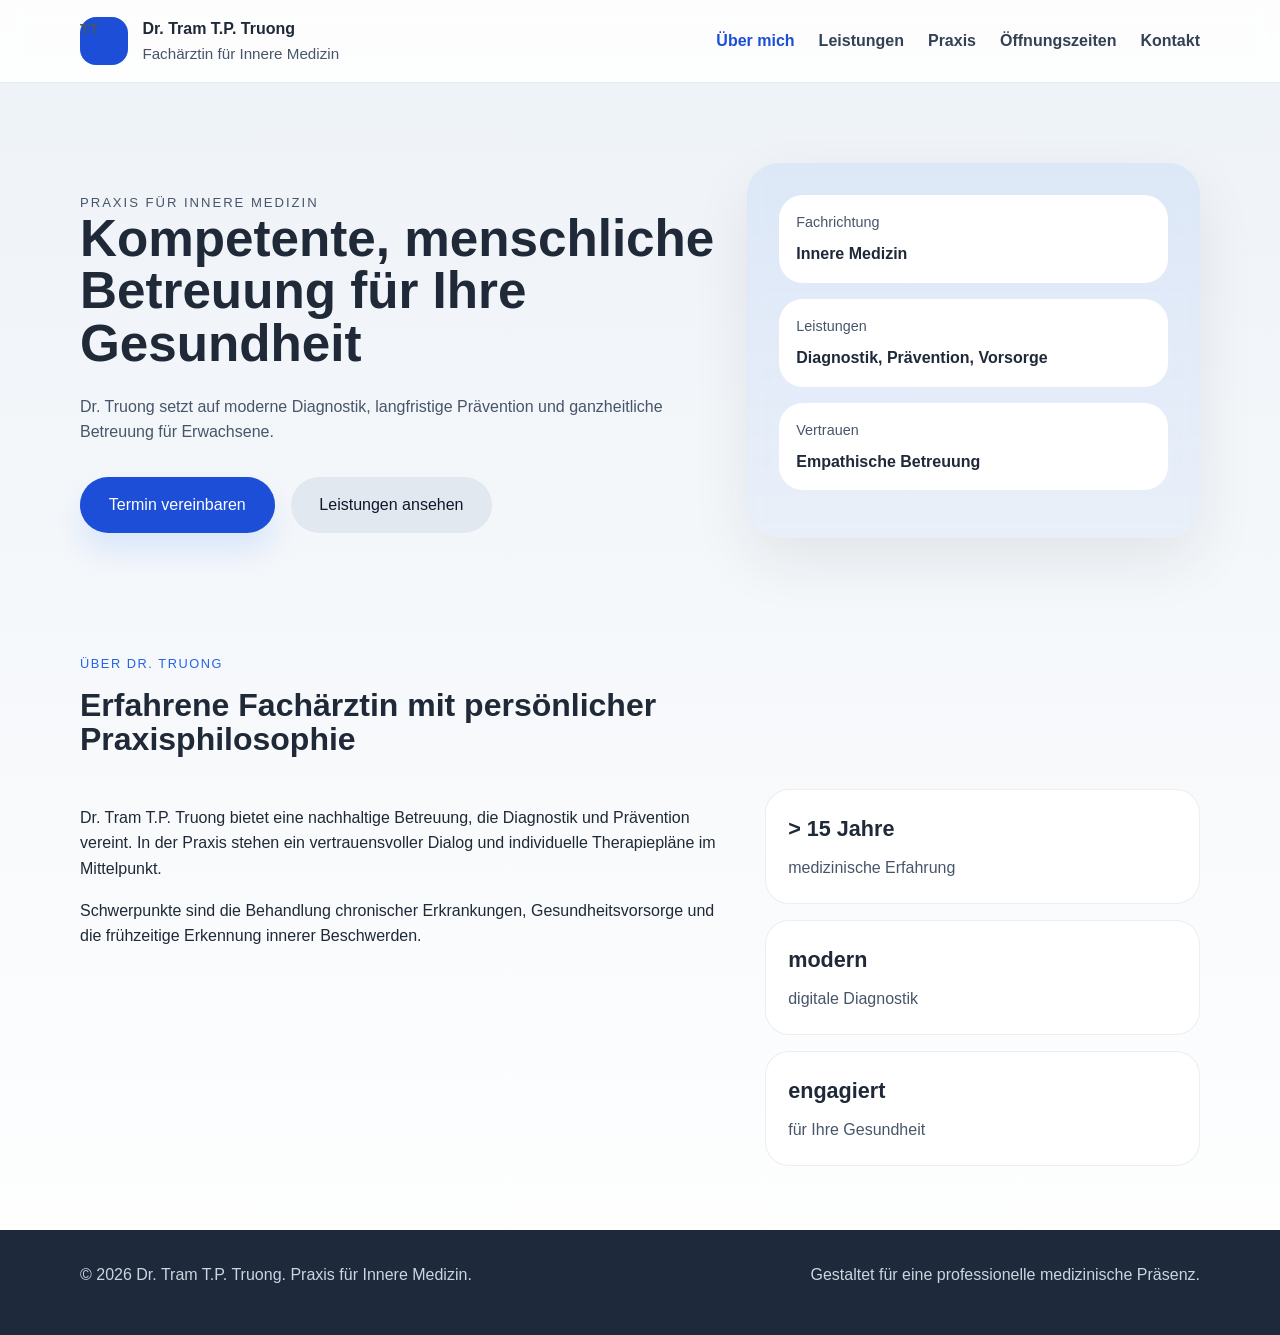
<file: index.html>
<!DOCTYPE html>
<html lang="de">
<head>
  <meta charset="UTF-8" />
  <meta name="viewport" content="width=device-width, initial-scale=1.0" />
  <title>Dr. Tram T.P. Truong | Fachärztin für Innere Medizin</title>
  <meta name="description" content="Fachärztin Dr. Tram T.P. Truong bietet innere Medizin, Prävention und individuelle Diagnostik. Vereinbaren Sie Ihren Termin in der freundlichen Praxis." />
  <link rel="stylesheet" href="style.css" />
</head>
<body>
  <header class="site-header">
    <div class="container header-inner">
      <a class="brand" href="#about" data-tab="about">
        <span class="brand-mark">TT</span>
        <div>
          <strong>Dr. Tram T.P. Truong</strong>
          <span>Fachärztin für Innere Medizin</span>
        </div>
      </a>
      <button class="nav-toggle" aria-label="Navigation öffnen">
        <span></span>
        <span></span>
        <span></span>
      </button>
      <nav class="main-nav" aria-label="Hauptnavigation">
        <a href="#about" data-tab="about" class="active">Über mich</a>
        <a href="#services" data-tab="services">Leistungen</a>
        <a href="#office" data-tab="office">Praxis</a>
        <a href="#oeffnungszeiten" data-tab="oeffnungszeiten">Öffnungszeiten</a>
        <a href="#contact" data-tab="contact">Kontakt</a>
      </nav>
    </div>
  </header>

  <main>
    <section id="home" class="hero-section">
      <div class="container hero-grid">
        <div class="hero-copy">
          <p class="eyebrow">Praxis für Innere Medizin</p>
          <h1>Kompetente, menschliche Betreuung für Ihre Gesundheit</h1>
          <p>Dr. Truong setzt auf moderne Diagnostik, langfristige Prävention und ganzheitliche Betreuung für Erwachsene.</p>
          <div class="hero-actions">
            <a class="button primary" href="#contact" data-tab="contact">Termin vereinbaren</a>
            <a class="button secondary" href="#services" data-tab="services">Leistungen ansehen</a>
          </div>
        </div>
        <div class="hero-card">
          <div class="hero-card__detail">
            <span>Fachrichtung</span>
            <strong>Innere Medizin</strong>
          </div>
          <div class="hero-card__detail">
            <span>Leistungen</span>
            <strong>Diagnostik, Prävention, Vorsorge</strong>
          </div>
          <div class="hero-card__detail">
            <span>Vertrauen</span>
            <strong>Empathische Betreuung</strong>
          </div>
        </div>
      </div>
    </section>

    <section id="about" class="section about-section tab-panel active">
      <div class="container">
        <div class="section-heading">
          <span>Über Dr. Truong</span>
          <h2>Erfahrene Fachärztin mit persönlicher Praxisphilosophie</h2>
        </div>
        <div class="about-grid">
          <div>
            <p>Dr. Tram T.P. Truong bietet eine nachhaltige Betreuung, die Diagnostik und Prävention vereint. In der Praxis stehen ein vertrauensvoller Dialog und individuelle Therapiepläne im Mittelpunkt.</p>
            <p>Schwerpunkte sind die Behandlung chronischer Erkrankungen, Gesundheitsvorsorge und die frühzeitige Erkennung innerer Beschwerden.</p>
          </div>
          <div class="about-highlights">
            <div>
              <strong>> 15 Jahre</strong>
              <span>medizinische Erfahrung</span>
            </div>
            <div>
              <strong>modern</strong>
              <span>digitale Diagnostik</span>
            </div>
            <div>
              <strong>engagiert</strong>
              <span>für Ihre Gesundheit</span>
            </div>
          </div>
        </div>
      </div>
    </section>

    <section id="services" class="section services-section tab-panel">
      <div class="container">
        <div class="section-heading">
          <span>Leistungen</span>
          <h2>Moderne Medizin für Vorsorge und Therapie</h2>
        </div>
        <div class="services-grid">
          <article class="service-card">
            <h3>Innere Medizin</h3>
            <p>Umfassende Diagnostik und Therapie bei Stoffwechsel-, Herz-Kreislauf- sowie Magen-Darm-Erkrankungen.</p>
          </article>
          <article class="service-card">
            <h3>Vorsorge & Prävention</h3>
            <p>Individuelle Untersuchungen, Vorsorgeuntersuchungen und Gesundheitschecks für jeden Lebensabschnitt.</p>
          </article>
        </div>
      </div>
    </section>

    <section id="office" class="section office-section tab-panel">
      <div class="container office-grid">
        <div>
          <div class="section-heading">
            <span>Praxis</span>
            <h2>Ihr Termin in einer ruhigen und modernen Umgebung</h2>
          </div>
          <p>Die Praxis liegt im 22. Bezirk in Wien und bietet persönliche Betreuung in ruhiger Atmosphäre.</p>
          <ul class="office-list">
            <li><strong>Adresse:</strong> 1220 Wien, Kurt-Ohnsorg-Weg 1/28/1 (Hofzugang)</li>
          </ul>
        </div>
        <div class="office-box">
        </div>
      </div>
    </section>

    <section id="contact" class="section contact-section tab-panel">
      <div class="container contact-grid">
        <div>
          <div class="section-heading">
            <span>Kontakt</span>
            <h2>Jetzt Termin anfragen</h2>
          </div>
          <p>Nutzen Sie das Formular oder rufen Sie direkt an. Die Praxis hilft Ihnen bei medizinischen Fragen und Terminvereinbarung.</p>
          <div class="contact-info">
            <div>
              <strong>Telefon</strong>
              <a href="tel:+4315829091">01/5829091</a>
            </div>
            <div>
              <strong>E-Mail</strong>
              <a href="mailto:ordi22@drtruong.at">ordi22@drtruong.at</a>
            </div>
          </div>
        </div>
        <form class="contact-form" action="mailto:ordi22@drtruong.at" method="post" enctype="text/plain">
          <label>
            Name
            <input type="text" name="Name" placeholder="Ihr Name" required />
          </label>
          <label>
            E-Mail
            <input type="email" name="E-Mail" placeholder="Ihre E-Mail" required />
          </label>
          <label>
            Nachricht
            <textarea name="Nachricht" rows="5" placeholder="Wie können wir Ihnen helfen?" required></textarea>
          </label>
          <button type="submit" class="button primary">Nachricht senden</button>
        </form>
      </div>
    </section>

    <section id="oeffnungszeiten" class="section about-section tab-panel">
      <div class="container">
        <div class="section-heading">
          <span>Öffnungszeiten</span>
          <h2>Praxiszeiten von Dr. Truong</h2>
        </div>
        <div class="office-box">
          <p><strong>Montag:</strong> 14:00–19:00</p>
          <p><strong>Dienstag:</strong> 08:00–13:00</p>
          <p><strong>Mittwoch:</strong> 13:00–18:00</p>
          <p><strong>Donnerstag:</strong> 07:00–12:00</p>
          <p><strong>Freitag:</strong> 11:00–16:00</p>
          <p><strong>Sowie nach telefonischer Vereinbarung</strong></p>
        </div>
      </div>
    </section>
  </main>

  <footer class="site-footer">
    <div class="container footer-inner">
      <p>© 2026 Dr. Tram T.P. Truong. Praxis für Innere Medizin.</p>
      <p>Gestaltet für eine professionelle medizinische Präsenz.</p>
    </div>
  </footer>

  <script src="script.js"></script>
</body>
</html>
</file>
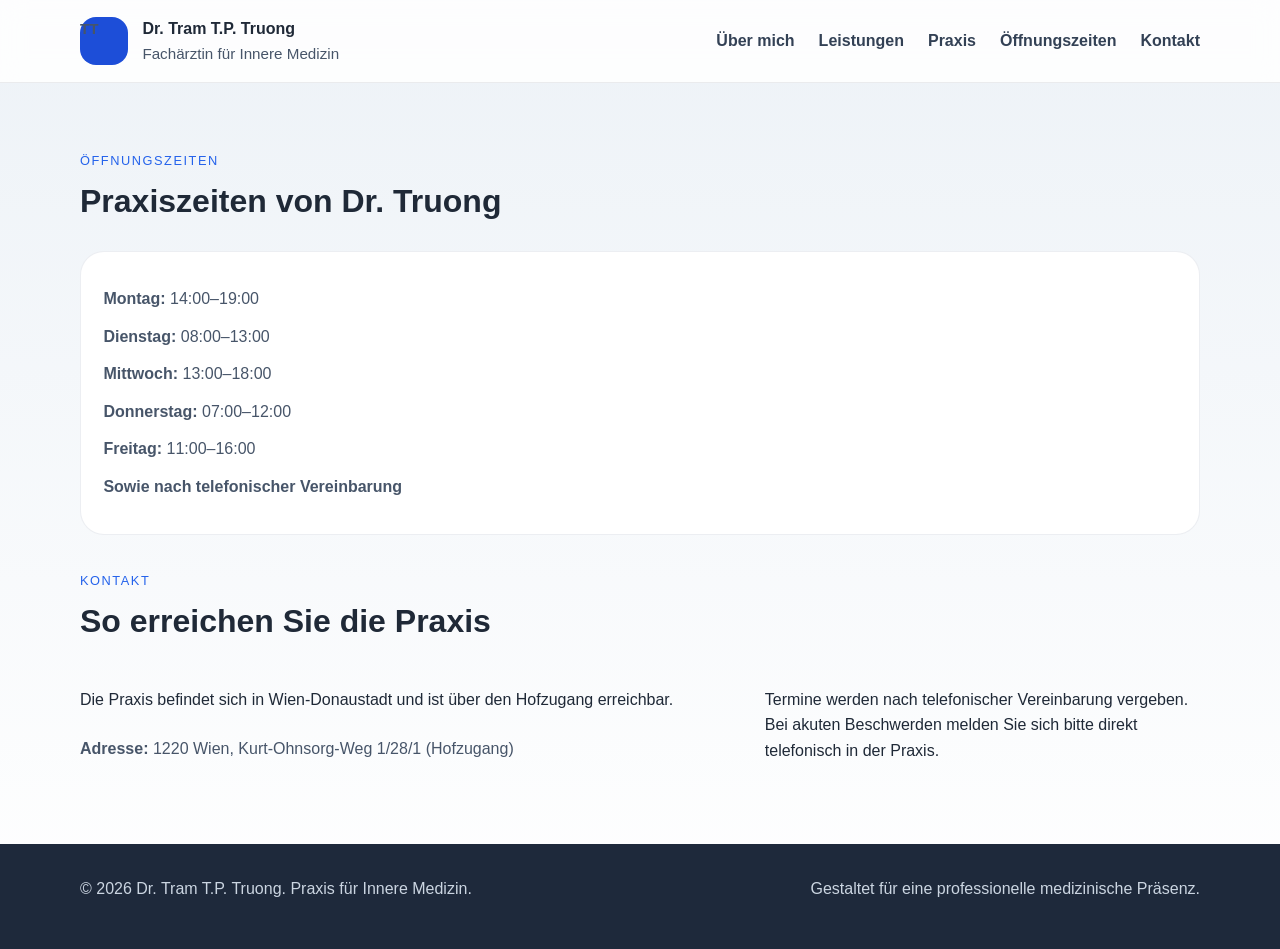
<file: oeffnungszeiten.html>
<!DOCTYPE html>
<html lang="de">
<head>
  <meta charset="UTF-8" />
  <meta name="viewport" content="width=device-width, initial-scale=1.0" />
  <title>Öffnungszeiten | Dr. Tram T.P. Truong</title>
  <meta name="description" content="Öffnungszeiten der Praxis Dr. Tram T.P. Truong in Wien. Termine nach telefonischer Vereinbarung." />
  <link rel="stylesheet" href="style.css" />
</head>
<body>
  <header class="site-header">
    <div class="container header-inner">
      <a class="brand" href="index.html">
        <span class="brand-mark">TT</span>
        <div>
          <strong>Dr. Tram T.P. Truong</strong>
          <span>Fachärztin für Innere Medizin</span>
        </div>
      </a>
      <button class="nav-toggle" aria-label="Navigation öffnen">
        <span></span>
        <span></span>
        <span></span>
      </button>
      <nav class="main-nav" aria-label="Hauptnavigation">
        <a href="index.html#about">Über mich</a>
        <a href="index.html#services">Leistungen</a>
        <a href="index.html#office">Praxis</a>
        <a href="oeffnungszeiten.html">Öffnungszeiten</a>
        <a href="index.html#contact">Kontakt</a>
      </nav>
    </div>
  </header>

  <main>
    <section class="section about-section">
      <div class="container">
        <div class="section-heading">
          <span>Öffnungszeiten</span>
          <h2>Praxiszeiten von Dr. Truong</h2>
        </div>
        <div class="office-box">
          <p><strong>Montag:</strong> 14:00–19:00</p>
          <p><strong>Dienstag:</strong> 08:00–13:00</p>
          <p><strong>Mittwoch:</strong> 13:00–18:00</p>
          <p><strong>Donnerstag:</strong> 07:00–12:00</p>
          <p><strong>Freitag:</strong> 11:00–16:00</p>
          <p><strong>Sowie nach telefonischer Vereinbarung</strong></p>
        </div>

        <div class="section-heading" style="margin-top: 2rem;">
          <span>Kontakt</span>
          <h2>So erreichen Sie die Praxis</h2>
        </div>
        <div class="about-grid">
          <div>
            <p>Die Praxis befindet sich in Wien-Donaustadt und ist über den Hofzugang erreichbar.</p>
            <ul class="office-list">
              <li><strong>Adresse:</strong> 1220 Wien, Kurt-Ohnsorg-Weg 1/28/1 (Hofzugang)</li>
            </ul>
          </div>
          <div class="office-card">
            <p>Termine werden nach telefonischer Vereinbarung vergeben. Bei akuten Beschwerden melden Sie sich bitte direkt telefonisch in der Praxis.</p>
          </div>
        </div>
      </div>
    </section>
  </main>

  <footer class="site-footer">
    <div class="container footer-inner">
      <p>© 2026 Dr. Tram T.P. Truong. Praxis für Innere Medizin.</p>
      <p>Gestaltet für eine professionelle medizinische Präsenz.</p>
    </div>
  </footer>

  <script src="script.js"></script>
</body>
</html>
</file>
<file: style.css>
* {
  box-sizing: border-box;
}

:root {
  color-scheme: light;
  font-family: Inter, Arial, sans-serif;
  color: #1f2937;
  background: #f7fafc;
  line-height: 1.6;
}

html {
  scroll-behavior: smooth;
}

body {
  margin: 0;
  min-height: 100vh;
  background: linear-gradient(180deg, #edf2f7 0%, #ffffff 100%);
}

img {
  max-width: 100%;
  display: block;
}

button,
input,
textarea {
  font: inherit;
}

a {
  color: inherit;
  text-decoration: none;
}

.container {
  width: min(1120px, calc(100% - 2rem));
  margin: 0 auto;
}

.site-header {
  position: sticky;
  top: 0;
  z-index: 10;
  backdrop-filter: blur(12px);
  background: rgba(255, 255, 255, 0.85);
  border-bottom: 1px solid rgba(15, 23, 42, 0.08);
}

.header-inner {
  display: flex;
  align-items: center;
  justify-content: space-between;
  gap: 1rem;
  padding: 1rem 0;
}

.brand {
  display: inline-flex;
  align-items: center;
  gap: 0.9rem;
}

.brand-mark {
  width: 3rem;
  height: 3rem;
  border-radius: 1rem;
  display: grid;
  place-items: center;
  background: #1d4ed8;
  color: white;
  font-weight: 700;
}

.brand strong {
  display: block;
  font-size: 1rem;
}

.brand span {
  display: block;
  color: #475569;
  font-size: 0.95rem;
}

.main-nav {
  display: flex;
  align-items: center;
  gap: 1.5rem;
}

.main-nav a {
  color: #334155;
  font-weight: 600;
}

.nav-toggle {
  display: none;
  border: none;
  background: transparent;
  cursor: pointer;
  padding: 0.75rem;
  transition: transform 150ms ease;
}

.nav-toggle:hover {
  transform: scale(1.1);
}

.nav-toggle span {
  display: block;
  width: 1.8rem;
  height: 0.22rem;
  margin: 0.35rem 0;
  background: #1f2937;
  border-radius: 999px;
  transition: all 200ms ease;
}

.hero-section {
  padding: 5rem 0 3rem;
}

.hero-grid {
  display: grid;
  grid-template-columns: 1.4fr 1fr;
  gap: 2rem;
  align-items: center;
}

.eyebrow {
  color: #2563eb;
  text-transform: uppercase;
  letter-spacing: 0.15em;
  font-size: 0.82rem;
  margin-bottom: 1rem;
}

.hero-section h1 {
  font-size: clamp(2.4rem, 4vw, 3.8rem);
  margin: 0;
  line-height: 1.02;
}

.hero-section p {
  max-width: 42rem;
  color: #475569;
  margin: 1.5rem 0 0;
}

.hero-actions {
  display: flex;
  flex-wrap: wrap;
  gap: 1rem;
  margin-top: 2rem;
}

.button {
  display: inline-flex;
  align-items: center;
  justify-content: center;
  border: none;
  border-radius: 999px;
  padding: 0.95rem 1.8rem;
  cursor: pointer;
  transition: transform 180ms ease, box-shadow 180ms ease, background 180ms ease;
}

.button:hover {
  transform: translateY(-1px);
}

.primary {
  background: #1d4ed8;
  color: white;
  box-shadow: 0 18px 30px rgba(59, 130, 246, 0.14);
}

.secondary {
  background: #e2e8f0;
  color: #0f172a;
}

.hero-card {
  padding: 2rem;
  border-radius: 2rem;
  background: linear-gradient(180deg, rgba(59, 130, 246, 0.1), rgba(37, 99, 235, 0.05));
  backdrop-filter: blur(10px);
  box-shadow: 0 24px 60px rgba(15, 23, 42, 0.08);
}

.hero-card__detail {
  padding: 1rem 1.1rem;
  border-radius: 1.5rem;
  background: white;
  margin-bottom: 1rem;
}

.hero-card__detail span {
  display: block;
  color: #475569;
  font-size: 0.9rem;
}

.hero-card__detail strong {
  display: block;
  margin-top: 0.45rem;
  font-size: 1rem;
}

.section {
  padding: 4rem 0;
}

.section-heading {
  max-width: 42rem;
  margin-bottom: 2rem;
}

.section-heading span {
  display: inline-block;
  margin-bottom: 0.8rem;
  color: #2563eb;
  letter-spacing: 0.12em;
  text-transform: uppercase;
  font-size: 0.8rem;
}

.section-heading h2 {
  margin: 0;
  font-size: clamp(2rem, 2.5vw, 2.8rem);
  line-height: 1.08;
}

.about-grid,
.office-grid,
.contact-grid {
  display: grid;
  gap: 2rem;
}

.about-grid {
  grid-template-columns: 1.5fr 1fr;
  align-items: start;
}

.about-highlights {
  display: grid;
  gap: 1rem;
}

.about-highlights div,
.office-box,
.service-card,
.contact-info > div {
  padding: 1.4rem;
  border-radius: 1.5rem;
  background: white;
  border: 1px solid rgba(148, 163, 184, 0.18);
}

.about-highlights div strong {
  display: block;
  font-size: 1.35rem;
  margin-bottom: 0.5rem;
}

.about-highlights div span {
  color: #475569;
}

.services-grid {
  display: grid;
  grid-template-columns: repeat(2, minmax(0, 1fr));
  gap: 1.5rem;
}

.service-card {
  padding: 1.8rem;
  border-radius: 1.6rem;
  background: white;
  border: 1px solid rgba(148, 163, 184, 0.18);
}

.service-card h3 {
  margin-top: 0;
  margin-bottom: 0.85rem;
  color: #0f172a;
}

.service-card p {
  margin: 0;
  color: #475569;
}

.office-grid {
  grid-template-columns: 2fr 1fr;
  align-items: start;
}

.office-list {
  list-style: none;
  padding: 0;
  margin: 1.5rem 0 0;
  display: grid;
  gap: 0.95rem;
}

.office-list li {
  color: #475569;
}

.office-box h3 {
  margin-top: 0;
  margin-bottom: 1rem;
}

.office-box p {
  margin: 0.75rem 0;
  color: #475569;
}

.contact-grid {
  grid-template-columns: 1fr 1fr;
  align-items: start;
}

.contact-info {
  display: grid;
  gap: 1rem;
  margin-top: 1.5rem;
}

.contact-info a {
  display: inline-block;
  color: #1d4ed8;
}

.contact-form {
  display: grid;
  gap: 1rem;
  background: white;
  padding: 2rem;
  border-radius: 1.5rem;
  border: 1px solid rgba(148, 163, 184, 0.18);
}

.contact-form label {
  display: grid;
  gap: 0.55rem;
  color: #334155;
  font-weight: 600;
}

.contact-form input,
.contact-form textarea {
  width: 100%;
  border: 1px solid rgba(148, 163, 184, 0.4);
  border-radius: 0.95rem;
  padding: 0.95rem 1rem;
  color: #0f172a;
  background: #f8fafc;
}

.contact-form textarea {
  resize: vertical;
}

.site-footer {
  padding: 2rem 0 3rem;
  background: #1e293b;
  color: #cbd5e1;
}

.footer-inner {
  display: flex;
  flex-wrap: wrap;
  justify-content: space-between;
  gap: 1rem;
}

.footer-inner p {
  margin: 0;
}

.main-nav a.active {
  color: #1d4ed8;
}

.tab-panel {
  display: none;
}

.tab-panel.active {
  display: block;
}

@media (max-width: 900px) {
  .hero-grid,
  .about-grid,
  .office-grid,
  .contact-grid,
  .services-grid {
    grid-template-columns: 1fr;
  }

  .main-nav {
    gap: 1rem;
  }
}

@media (max-width: 760px) {
  .container {
    width: min(100%, calc(100% - 1.5rem));
  }

  .header-inner {
    flex-wrap: wrap;
    justify-content: space-between;
  }

  .nav-toggle {
    display: inline-flex;
    margin-left: auto;
    order: 2;
  }

  .brand {
    order: 1;
    flex: 1;
  }

  .main-nav {
    width: 100%;
    flex-direction: column;
    display: none;
    margin-top: 1rem;
    padding: 1rem 0;
    border-top: 1px solid rgba(148, 163, 184, 0.25);
    order: 3;
  }

  .main-nav.open {
    display: flex;
  }

  .main-nav a {
    padding: 0.55rem 0;
    border-bottom: 1px solid rgba(148, 163, 184, 0.18);
  }

  /* Mobile-friendly adjustments */
  .hero-actions {
    flex-direction: column;
    gap: 0.8rem;
  }

  .button {
    width: 100%;
    padding: 1rem 1.1rem;
    font-size: 1rem;
    border-radius: 0.95rem;
  }

  .hero-card {
    padding: 1.2rem;
  }

  .contact-form input,
  .contact-form textarea {
    font-size: 1rem;
    padding: 1rem;
  }

  .contact-form {
    padding: 1rem;
  }

  .brand-mark {
    width: 2.6rem;
    height: 2.6rem;
  }

  .main-nav a {
    font-size: 1.02rem;
  }
}
</file>
